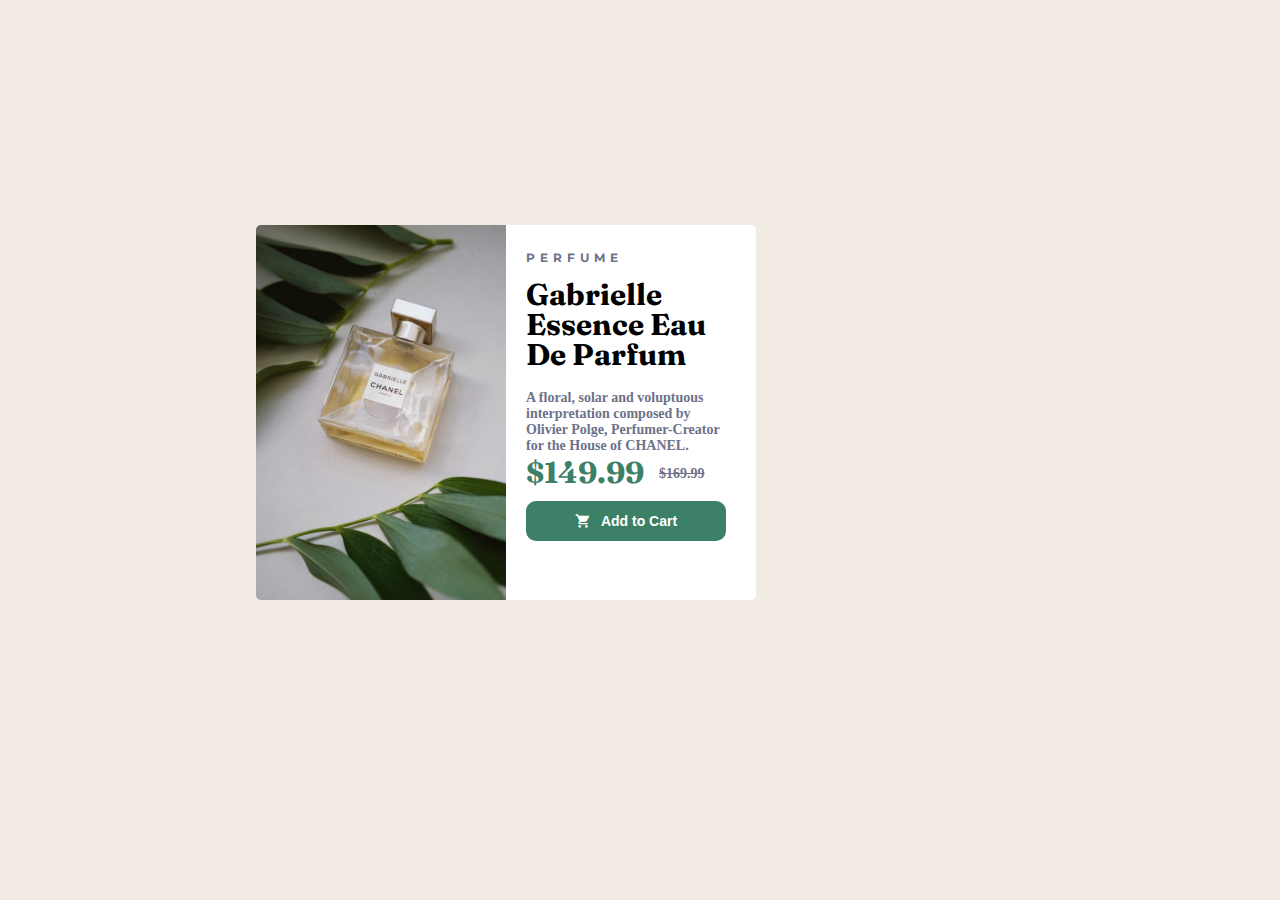
<file: index.html>
<!doctype html>
<html lang="en">
  <head>
    <meta charset="utf-8">
    <meta name="viewport" content="width=device-width, initial-scale=1">
    <title>Bootstrap demo</title>
    <link href="https://cdn.jsdelivr.net/npm/bootstrap@5.2.0/dist/css/bootstrap.min.css" rel="stylesheet" integrity="sha384-gH2yIJqKdNHPEq0n4Mqa/HGKIhSkIHeL5AyhkYV8i59U5AR6csBvApHHNl/vI1Bx" crossorigin="anonymous">
    <link rel="stylesheet" href="styles.css">
    <link rel="preconnect" href="https://fonts.googleapis.com">
<link rel="preconnect" href="https://fonts.gstatic.com" crossorigin>
<link href="https://fonts.googleapis.com/css2?family=Fraunces:opsz@9..144&family=Montserrat&display=swap" rel="stylesheet">
<link href="https://fonts.googleapis.com/icon?family=Material+Icons"
      rel="stylesheet">
  </head>

  <body>


   
<div class="testing">
  <div class="image1"><img src="image-product-desktop.jpg" alt="" width="250px" class="age"></div>
  <div class="half">
    <div class="text">
    <h3 class="perfume">PERFUME</h3>
            <h1 class="essence">Gabrielle<br> Essence Eau<br> De Parfum</h1>
            <p class="para">A floral, solar and voluptuous interpretation composed by<br> Olivier Polge, Perfumer-Creator<br> for the House of CHANEL.</p>
                <div class="divi">
            <div class="num1">$149.99</div>
                <div class="num2">$169.99 </div>
                 </div>
                <button>

                   <i class="material-icons" id="icon">shopping_cart</i> 
                  <div class="num3">Add to Cart</div></button>
                
                
                    

  </div>  
  </div>
</div>

































<!-- <div class="card mb-3" style="max-width: 540px;">
  <div class="row g-0">
    <div class="col-sm-6">
      <img src="image-product-desktop.jpg" class="img-fluid rounded-start" alt="...">
    </div>
    <div class="col-sm-6">
      <div class="card-body">
        <h5 class="card-title">Card title</h5>
        <p class="card-text">This is a wider card with supporting text below as a natural lead-in to additional content. This content is a little bit longer.</p>
        <p class="card-text"><small class="text-muted">Last updated 3 mins ago</small></p>
      </div>
    </div>
  </div>
</div> -->





    <script src="https://cdn.jsdelivr.net/npm/bootstrap@5.2.0/dist/js/bootstrap.bundle.min.js" integrity="sha384-A3rJD856KowSb7dwlZdYEkO39Gagi7vIsF0jrRAoQmDKKtQBHUuLZ9AsSv4jD4Xa" crossorigin="anonymous"></script>
  </body>
</html>
</file>
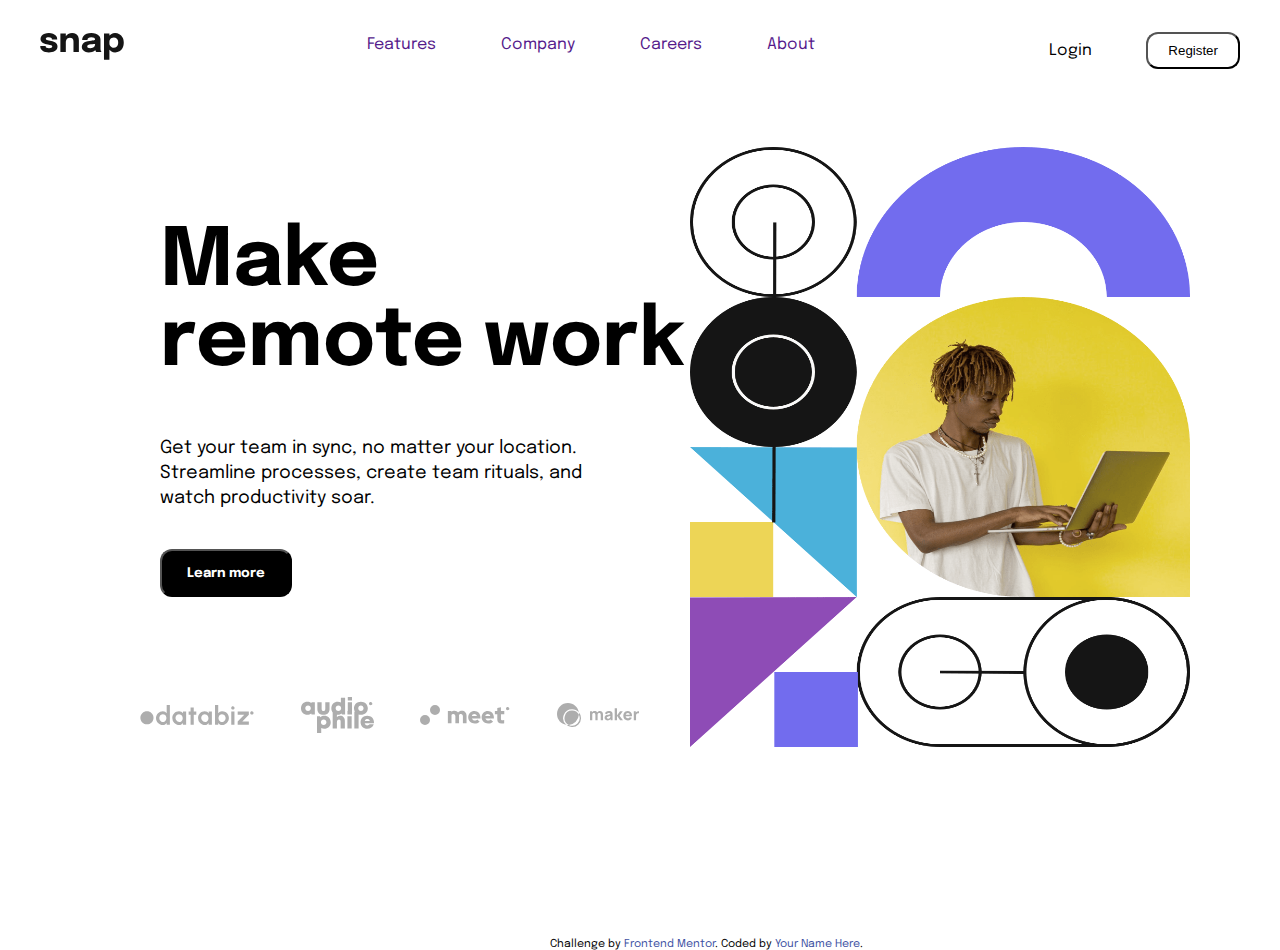
<file: intro-section-with-dropdown-navigation-main/index.html>
<!DOCTYPE html>
<html lang="en">
<head>
  <meta charset="UTF-8">
  <meta name="viewport" content="width=device-width, initial-scale=1.0"> <!-- displays site properly based on user's device -->

  <link rel="icon" type="image/png" sizes="32x32" href="./images/favicon-32x32.png">
  <link rel="stylesheet" href="styles.css">
  <link rel="preconnect" href="https://fonts.googleapis.com">
<link rel="preconnect" href="https://fonts.gstatic.com" crossorigin>
<link href="https://fonts.googleapis.com/css2?family=Epilogue&display=swap" rel="stylesheet">
  <title>Frontend Mentor | Intro section with dropdown navigation</title>

  <!-- Feel free to remove these styles or customise in your own stylesheet 👍 -->
  <style>
    .attribution { font-size: 11px; text-align: center; }
    .attribution a { color: hsl(228, 45%, 44%); }
  </style>
</head>
<body>
  <!--This is the header-->
  <header >
  <div class="snap">
    <img src="images/logo.svg" alt="">
  </div>
  <div class="divi">
  <ul class="list">
  <li> <a href="">Features
    <!-- <i class="fas fa-caret-down"></i>
  </a>
<div class="dropdowm__menu">
  <ul>
    <li> <a href="">Pricing</a> </li>
    <li> <a href="">Pricing</a> </li>
    <li> <a href="">Pricing</a> </li>
    <li> <a href="">Pricing</a> </li>
  </ul>

</div> -->

</li> 
  <li> <a href="">Company</a></li> 
  <li> <a href="">Careers</a></li> 
  <li> <a href="">About</a></li> 
  </ul>
  </div>
  
  <div class="login">
  <div class="log">Login</div> 
  <button>Register</button> 
  </div>
</header>
<!--End of Header-->

<div class="main">
  <div class="inside">
<h1>Make<br> remote  work</h1>
  
<p>Get your team in sync, no matter your location. <br> Streamline processes, create team rituals, and <br> watch productivity soar.</p>
  
<button class="btn">Learn more</button>
  </div>
</div>
 <div>
    <img src="images/image-hero-desktop.png" alt="" class="img">
  </div>

  <div class="images"  >
    <img src="images/client-databiz.svg" alt="">
    <img src="images/client-audiophile.svg" alt="">
    <img src="images/client-meet.svg" alt="">
    <img src="images/client-maker.svg" alt="">


  </div>
  






  <div class="attribution">
    Challenge by <a href="https://www.frontendmentor.io?ref=challenge" target="_blank">Frontend Mentor</a>. 
    Coded by <a href="#">Your Name Here</a>.
  </div>
</body>
</html>
</file>
<file: styles.css>
*{
    margin: 0;
    padding: 0;
    box-sizing: border-box;
    font-size: 14px;
}
body{
    background-color:hsl(30, 38%, 92%);
    width: 1440px;
}

.image1{
    display: inline;
}
.age{
    border-radius: 5px 0px 0px 5px;
}

.testing{
    position: absolute;
    top: 25%;
    left: 20%;
    margin: auto;
    width: 500px;
    display: flex;
    height: 375px
    
}
.half{
    background-color: white;
    border-radius: 0px 5px 5px 0px;
    height: 375px;
}
.text{
    margin-left: 20px;
    margin-top: 25px;
}
.perfume{
    font-size: 12px;
    letter-spacing: 5px; 
    font-family: 'Montserrat', sans-serif;
    text-transform: capitalize;
    color: hsl(228, 12%, 48%);
    font-weight: bold;
}
.essence{
    font-weight: bold;
    font-family: 'Fraunces', serif;
    margin-top: 15px;
    margin-bottom: 20px;
    font-size: 30px;
    line-height: 1; 
}
.para{
    color: hsl(228, 12%, 48%);
    font-weight: 600;
}
.num1{
    color: hsl(158, 36%, 37%);
    font-size: 30px;
    font-family:'Fraunces', serif;
    font-weight: bold; 
    display: inline;  
}
.divi{
    display: flex;
}
.num2{
    margin-top: 12px;
    margin-left: 15px;
    text-decoration: line-through;
   color: hsl(228, 12%, 48%);
   font-weight: 600;
}

button{
  width: 200px;
  border-radius: 10px;
  height: 40px;
  background-color:hsl(158, 36%, 37%);
  color: white;
  border-color: transparent;
  display: flex;
  justify-content: center;
  align-items: center;
  margin-top: 10px;
  
}
#icon{
 font-size: 16px;
 margin-right: 10px;
 margin-top: -1px;
    
}
.num3{
   font-weight: bold;
   font-size: 14px;
</file>
<file: intro-section-with-dropdown-navigation-main/styles.css>
.{
    margin: 0 ;
    padding: 0;
    box-sizing: border-box;
    
    font-weight: 700px;
}
body{
    margin: 20px 40px;
    font-family: 'Epilogue', sans-serif;
    text-decoration: none;
    height: 900px;
    
}
.list{
    display: inline;
    text-decoration: none;
    display: flex;
    list-style: none;
    justify-content: space-around;
    margin-right: 900px;  
}
.snap{
    display: inline;
    margin-bottom: 5px;
}
header{
    display: flex;
    align-content: center;
    justify-content: space-between;
    align-items: flex-end;
}
.login{
    display: inline;
    
    align-items: center; 
    justify-content: left;
}

.list li{
    display: inline;
    padding-left: 15px;
    margin-left: 50px;
    
}
.divi{
    /* display: inline-block; */
    width: 500px;
    margin-right: 150px;
    
}

.log{
    display: inline;
    margin-right: 50px;
}
button{
    padding: 9px 20px;
    border-radius: 12px;
    background-color: white;
}
.main{
    display: inline;
    display: flex;
    margin: 100px 120px;
    justify-content: space-between;
     
}
.img{
    margin-top: -550px;
    margin-right: 50px;
    width: 500px;
    height: 600px;
    float: right; 
}
h1{
    font-size: 80px;
    font-weight: bold;
    line-height: 80px;
    font-family: 'Epilogue', sans-serif;
}
p{
    margin-top: 30px;
    font-size: 18px;
    line-height: 25px;
    font-family: 'Epilogue', sans-serif;
    color: hsl(0, 0%, 98%)
    font-weight: 400;
    
}
.btn{
    margin-top: 20px ;
    color: white;
    background-color: black;
    font-family: 'Epilogue', sans-serif;
    font-weight: bold;
    padding: 15px 25px;
}
a:link{
    text-decoration: none;
    
}
.dropdowm__menu{
    display: block;
    left: 0;
    top: 100%;
}
.dropdowm__menu ul{
    display: block;
}
.images{
    width: 500px;
    display: flex;
    align-items: center;
    justify-content: space-between;
    margin-left: 100px;
    margin-top: 90px;
}
.attribution{
    position: absolute;
    bottom: -50px;
    display: inline;
    left: 550px;
    
    
}
</file>
